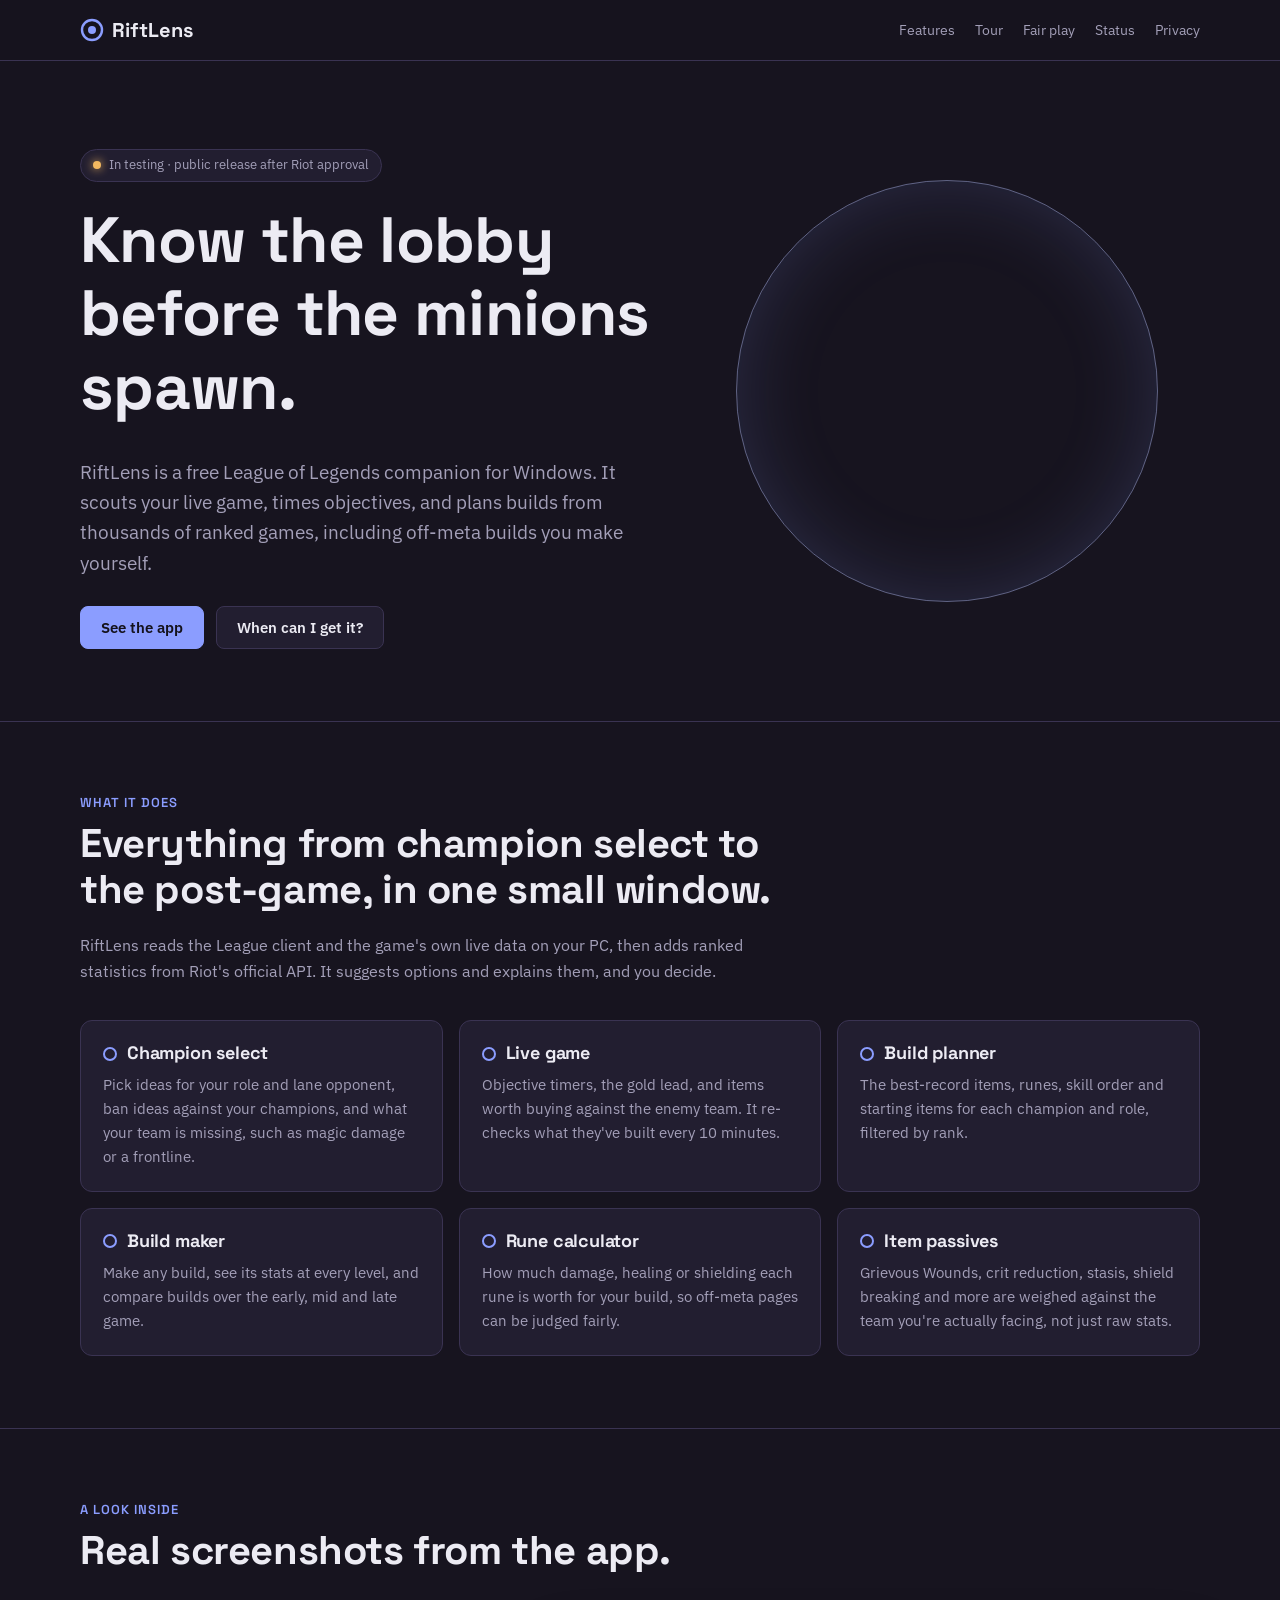
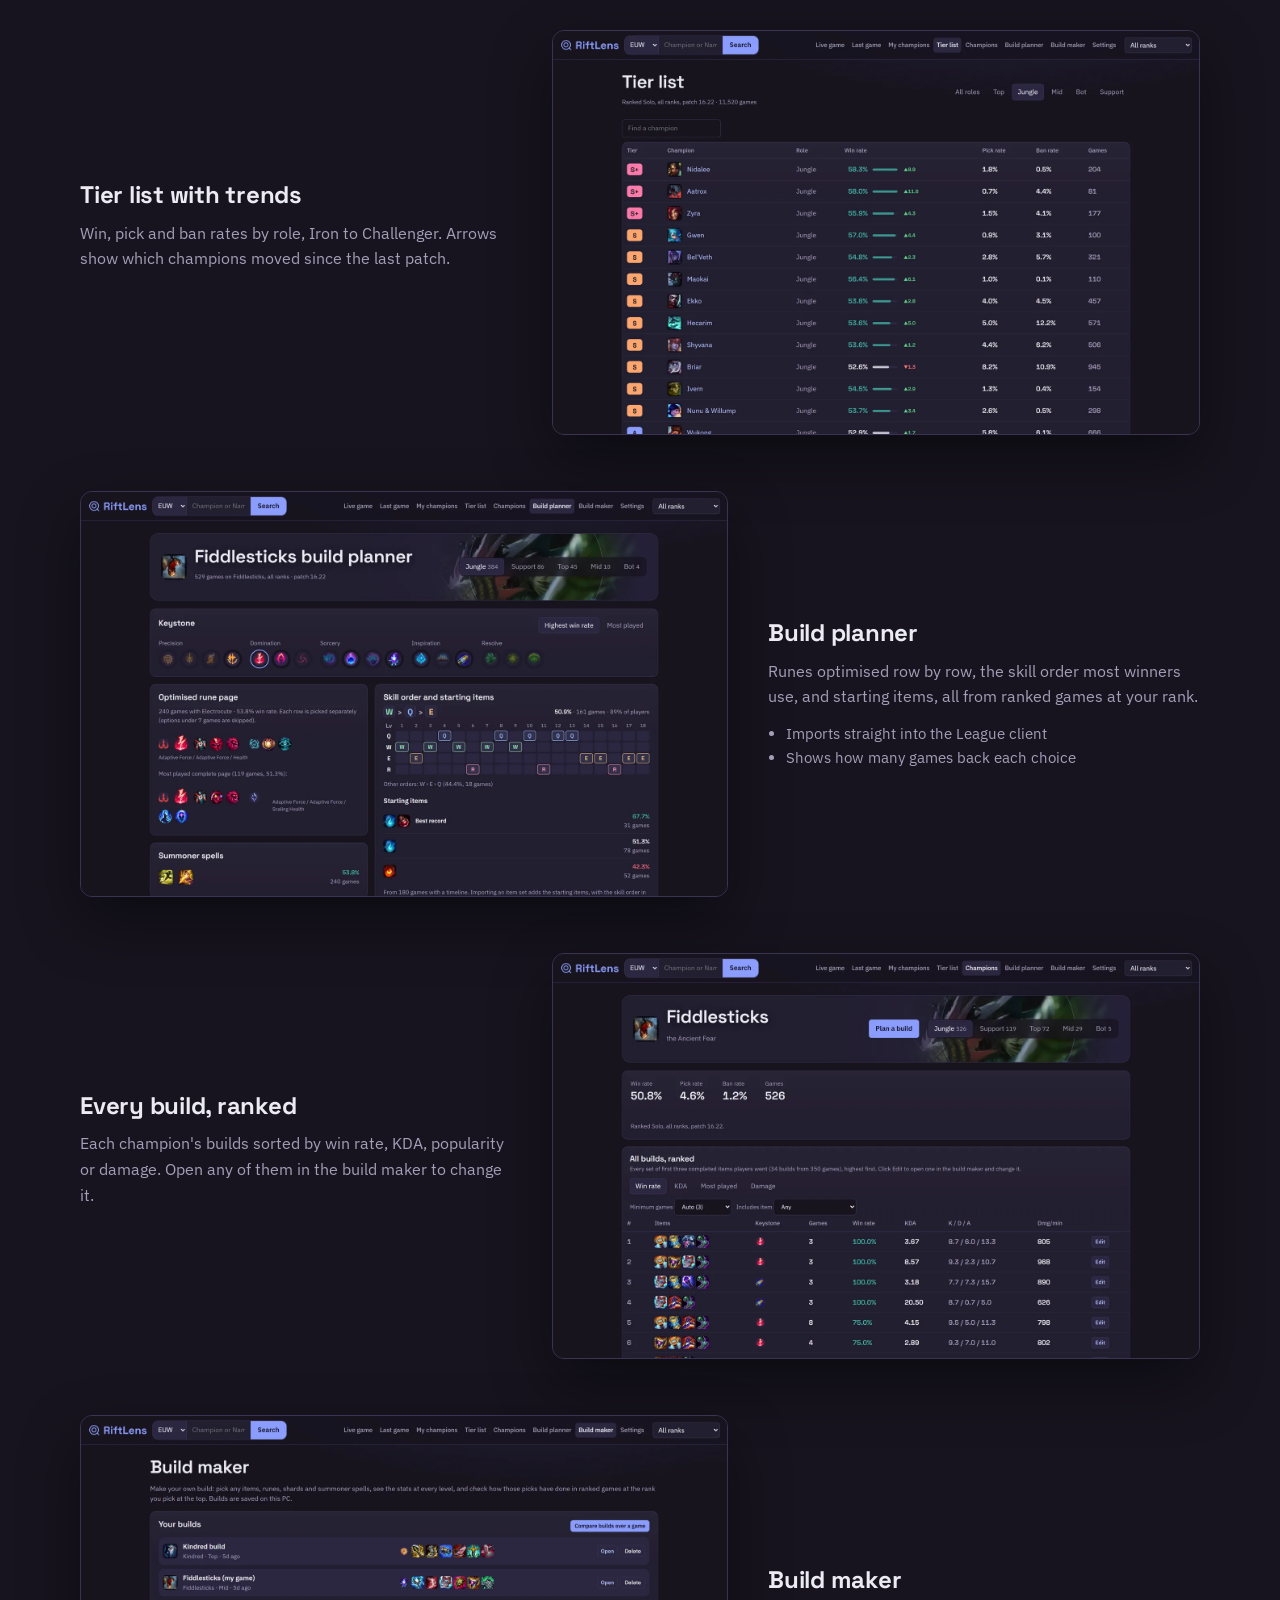
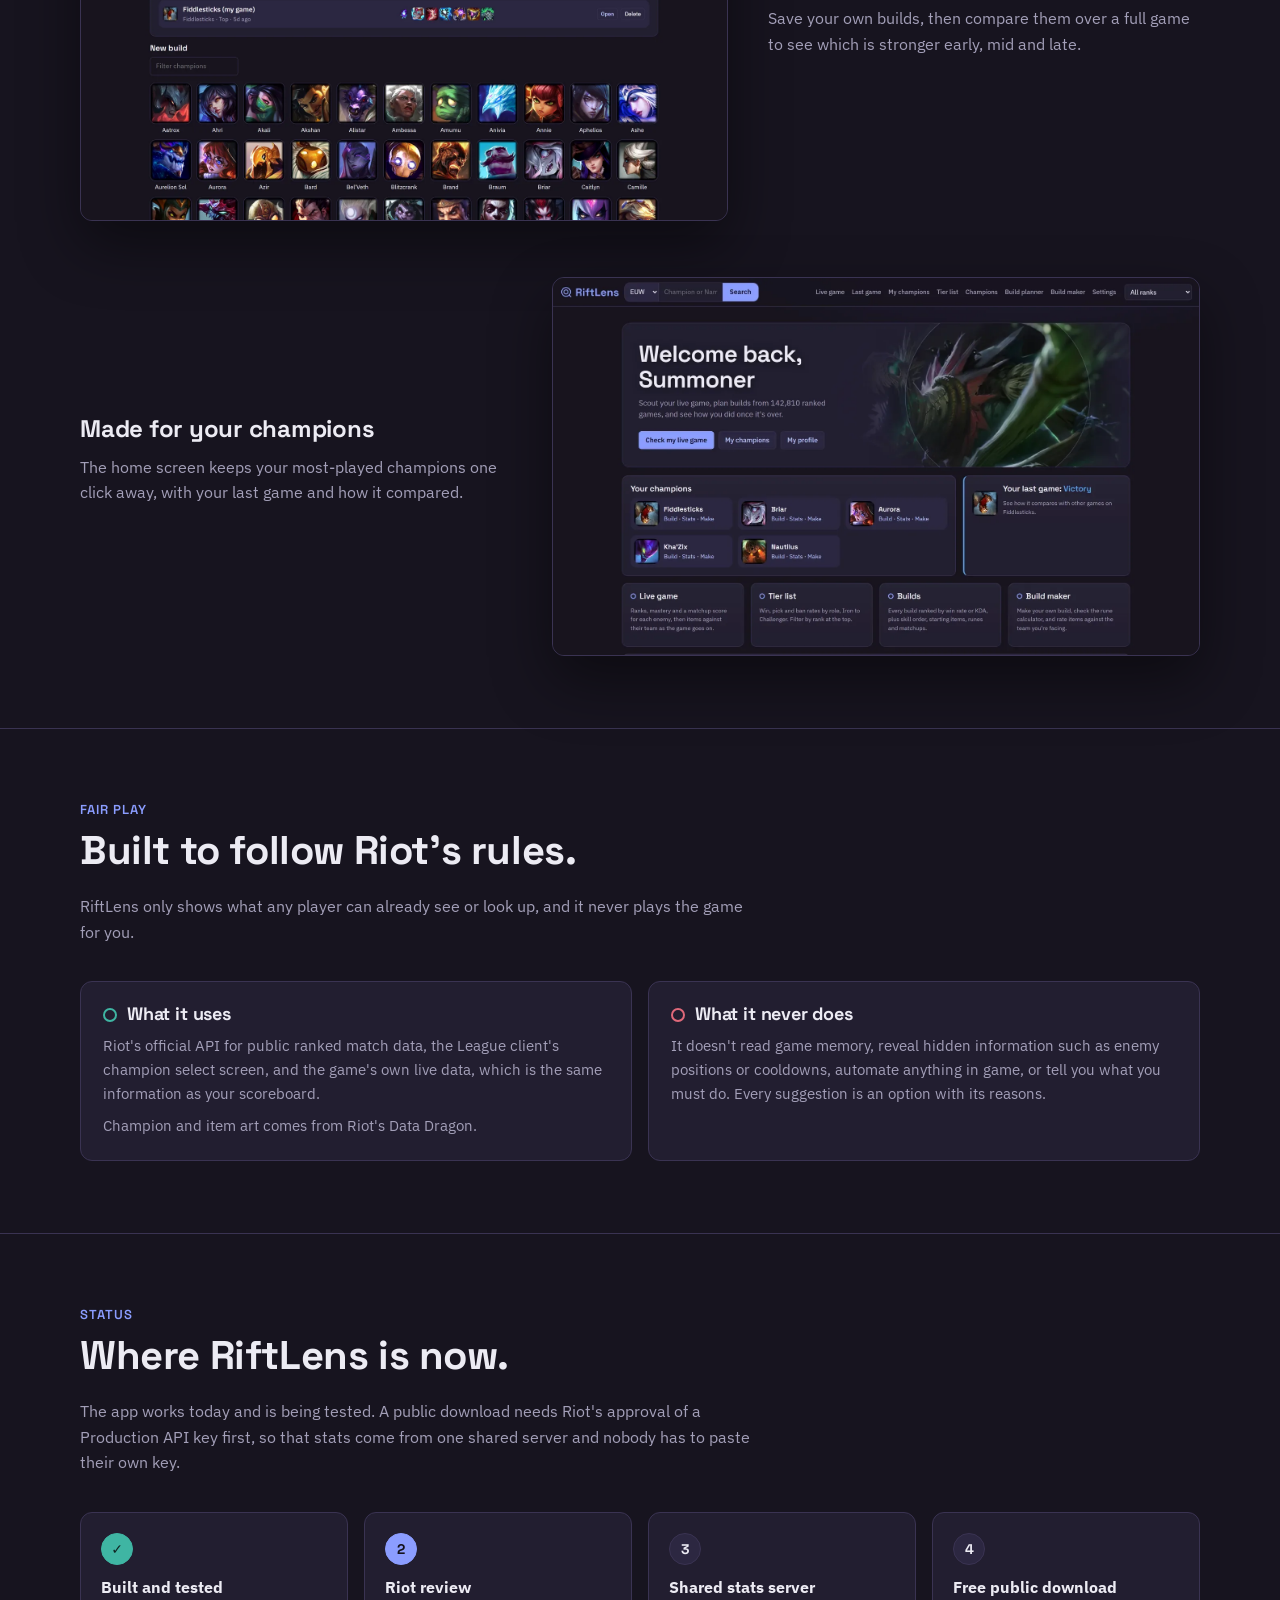
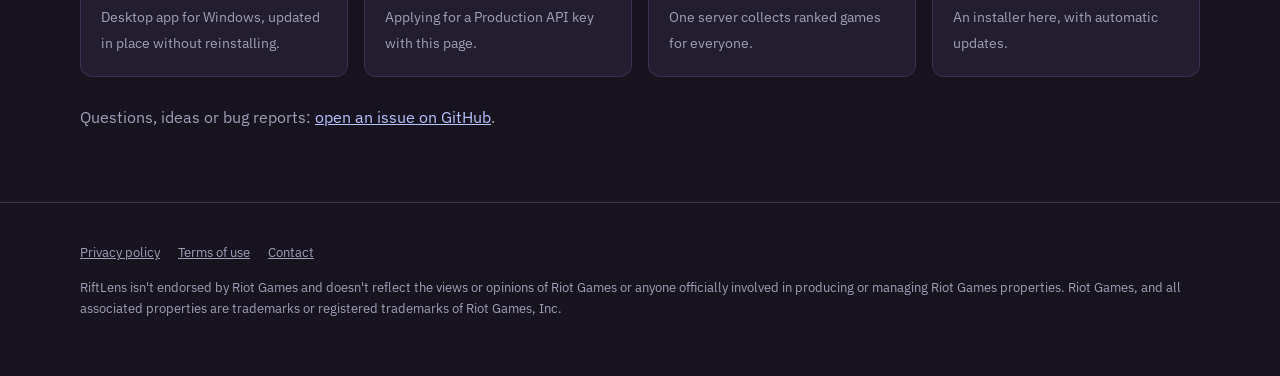
<file: index.html>
<!doctype html>
<html lang="en-GB">
<head>
  <meta charset="utf-8">
  <meta name="viewport" content="width=device-width, initial-scale=1">
  <title>RiftLens · League of Legends companion</title>
  <meta name="description" content="RiftLens is a free League of Legends companion for Windows: live game scouting, objective timers, build planning from ranked games, a rune calculator and item advice against the team you're facing.">
  <meta property="og:title" content="RiftLens · League of Legends companion">
  <meta property="og:description" content="Live game scouting, build planning from ranked games, a rune calculator and item advice against the team you're facing.">
  <meta property="og:image" content="https://onlinewoody18-lab.github.io/img/tier.webp">
  <link rel="icon" href="data:image/svg+xml,%3Csvg xmlns='http://www.w3.org/2000/svg' viewBox='0 0 24 24'%3E%3Ccircle cx='12' cy='12' r='10' fill='none' stroke='%238b9dff' stroke-width='2.4'/%3E%3Ccircle cx='12' cy='12' r='4' fill='%238b9dff'/%3E%3C/svg%3E">
  <link rel="preconnect" href="https://fonts.googleapis.com">
  <link rel="stylesheet" href="https://fonts.googleapis.com/css2?family=Space+Grotesk:wght@500;600;700&family=IBM+Plex+Sans:wght@400;500;600&display=swap">
  <link rel="stylesheet" href="style.css">
</head>
<body>
<header class="top"><div class="wrap">
  <a class="brand" href="#"><svg viewBox="0 0 24 24" aria-hidden="true"><circle cx="12" cy="12" r="10" fill="none" stroke="#8b9dff" stroke-width="2.4"/><circle cx="12" cy="12" r="4" fill="#8b9dff"/></svg>RiftLens</a>
  <nav class="links"><a href="#features">Features</a><a href="#tour">Tour</a><a href="#fair-play">Fair play</a><a href="#status">Status</a><a href="privacy.html">Privacy</a></nav>
</div></header>

<section class="hero">
  <div class="hero-art" aria-hidden="true"></div><div class="hero-rim" aria-hidden="true"></div>
  <div class="wrap">
    <div class="status"><i></i> In testing · public release after Riot approval</div>
    <h1>Know the lobby before the minions spawn.</h1>
    <p class="lede">RiftLens is a free League of Legends companion for Windows. It scouts your live game, times objectives, and plans builds from thousands of ranked games, including off-meta builds you make yourself.</p>
    <div class="btns"><a class="btn primary" href="#tour">See the app</a><a class="btn" href="#status">When can I get it?</a></div>
  </div>
</section>

<section class="block" id="features"><div class="wrap">
  <div class="kicker">What it does</div>
  <h2>Everything from champion select to the post-game, in one small window.</h2>
  <p class="sub">RiftLens reads the League client and the game's own live data on your PC, then adds ranked statistics from Riot's official API. It suggests options and explains them, and you decide.</p>
  <div class="grid3">
    <div class="card"><h3>Champion select</h3><p>Pick ideas for your role and lane opponent, ban ideas against your champions, and what your team is missing, such as magic damage or a frontline.</p></div>
    <div class="card"><h3>Live game</h3><p>Objective timers, the gold lead, and items worth buying against the enemy team. It re-checks what they've built every 10 minutes.</p></div>
    <div class="card"><h3>Build planner</h3><p>The best-record items, runes, skill order and starting items for each champion and role, filtered by rank.</p></div>
    <div class="card"><h3>Build maker</h3><p>Make any build, see its stats at every level, and compare builds over the early, mid and late game.</p></div>
    <div class="card"><h3>Rune calculator</h3><p>How much damage, healing or shielding each rune is worth for your build, so off-meta pages can be judged fairly.</p></div>
    <div class="card"><h3>Item passives</h3><p>Grievous Wounds, crit reduction, stasis, shield breaking and more are weighed against the team you're actually facing, not just raw stats.</p></div>
  </div>
</div></section>

<section class="block" id="tour"><div class="wrap">
  <div class="kicker">A look inside</div>
  <h2>Real screenshots from the app.</h2>
  <div class="shot">
    <div class="text"><h3>Tier list with trends</h3><p>Win, pick and ban rates by role, Iron to Challenger. Arrows show which champions moved since the last patch.</p></div>
    <div class="frame"><img src="img/tier.webp" alt="RiftLens tier list for the jungle, with win rate bars and patch trend arrows" width="1600" height="1000" loading="lazy"></div>
  </div>
  <div class="shot flip">
    <div class="text"><h3>Build planner</h3><p>Runes optimised row by row, the skill order most winners use, and starting items, all from ranked games at your rank.</p>
      <ul><li>Imports straight into the League client</li><li>Shows how many games back each choice</li></ul></div>
    <div class="frame"><img src="img/planner.webp" alt="RiftLens build planner for Fiddlesticks jungle: keystone, rune page, skill order grid and starting items" width="1600" height="1000" loading="lazy"></div>
  </div>
  <div class="shot">
    <div class="text"><h3>Every build, ranked</h3><p>Each champion's builds sorted by win rate, KDA, popularity or damage. Open any of them in the build maker to change it.</p></div>
    <div class="frame"><img src="img/champ.webp" alt="RiftLens champion page for Fiddlesticks with win, pick and ban rate and a ranked list of builds" width="1600" height="1000" loading="lazy"></div>
  </div>
  <div class="shot flip">
    <div class="text"><h3>Build maker</h3><p>Save your own builds, then compare them over a full game to see which is stronger early, mid and late.</p></div>
    <div class="frame"><img src="img/maker.webp" alt="RiftLens build maker with saved builds and the champion grid" width="1600" height="1000" loading="lazy"></div>
  </div>
  <div class="shot">
    <div class="text"><h3>Made for your champions</h3><p>The home screen keeps your most-played champions one click away, with your last game and how it compared.</p></div>
    <div class="frame"><img src="img/home.webp" alt="RiftLens home screen with the player's champions and last game" width="1600" height="935" loading="lazy"></div>
  </div>
</div></section>

<section class="block" id="fair-play"><div class="wrap">
  <div class="kicker">Fair play</div>
  <h2>Built to follow Riot's rules.</h2>
  <p class="sub">RiftLens only shows what any player can already see or look up, and it never plays the game for you.</p>
  <div class="fair">
    <div class="card yes"><h3>What it uses</h3><p>Riot's official API for public ranked match data, the League client's champion select screen, and the game's own live data, which is the same information as your scoreboard.</p><p>Champion and item art comes from Riot's Data Dragon.</p></div>
    <div class="card no"><h3>What it never does</h3><p>It doesn't read game memory, reveal hidden information such as enemy positions or cooldowns, automate anything in game, or tell you what you must do. Every suggestion is an option with its reasons.</p></div>
  </div>
</div></section>

<section class="block" id="status"><div class="wrap">
  <div class="kicker">Status</div>
  <h2>Where RiftLens is now.</h2>
  <p class="sub">The app works today and is being tested. A public download needs Riot's approval of a Production API key first, so that stats come from one shared server and nobody has to paste their own key.</p>
  <div class="steps">
    <div class="step done"><b>Built and tested</b><span>Desktop app for Windows, updated in place without reinstalling.</span></div>
    <div class="step now"><b>Riot review</b><span>Applying for a Production API key with this page.</span></div>
    <div class="step"><b>Shared stats server</b><span>One server collects ranked games for everyone.</span></div>
    <div class="step"><b>Free public download</b><span>An installer here, with automatic updates.</span></div>
  </div>
  <p class="sub" style="margin:28px 0 0">Questions, ideas or bug reports: <a href="https://github.com/onlinewoody18-lab/onlinewoody18-lab.github.io/issues">open an issue on GitHub</a>.</p>
</div></section>

<footer><div class="wrap">
  <div class="row"><a href="privacy.html">Privacy policy</a><a href="terms.html">Terms of use</a><a href="https://github.com/onlinewoody18-lab/onlinewoody18-lab.github.io/issues">Contact</a></div>
  <p style="margin:0">RiftLens isn't endorsed by Riot Games and doesn't reflect the views or opinions of Riot Games or anyone officially involved in producing or managing Riot Games properties. Riot Games, and all associated properties are trademarks or registered trademarks of Riot Games, Inc.</p>
</div></footer>
</body>
</html>
</file>
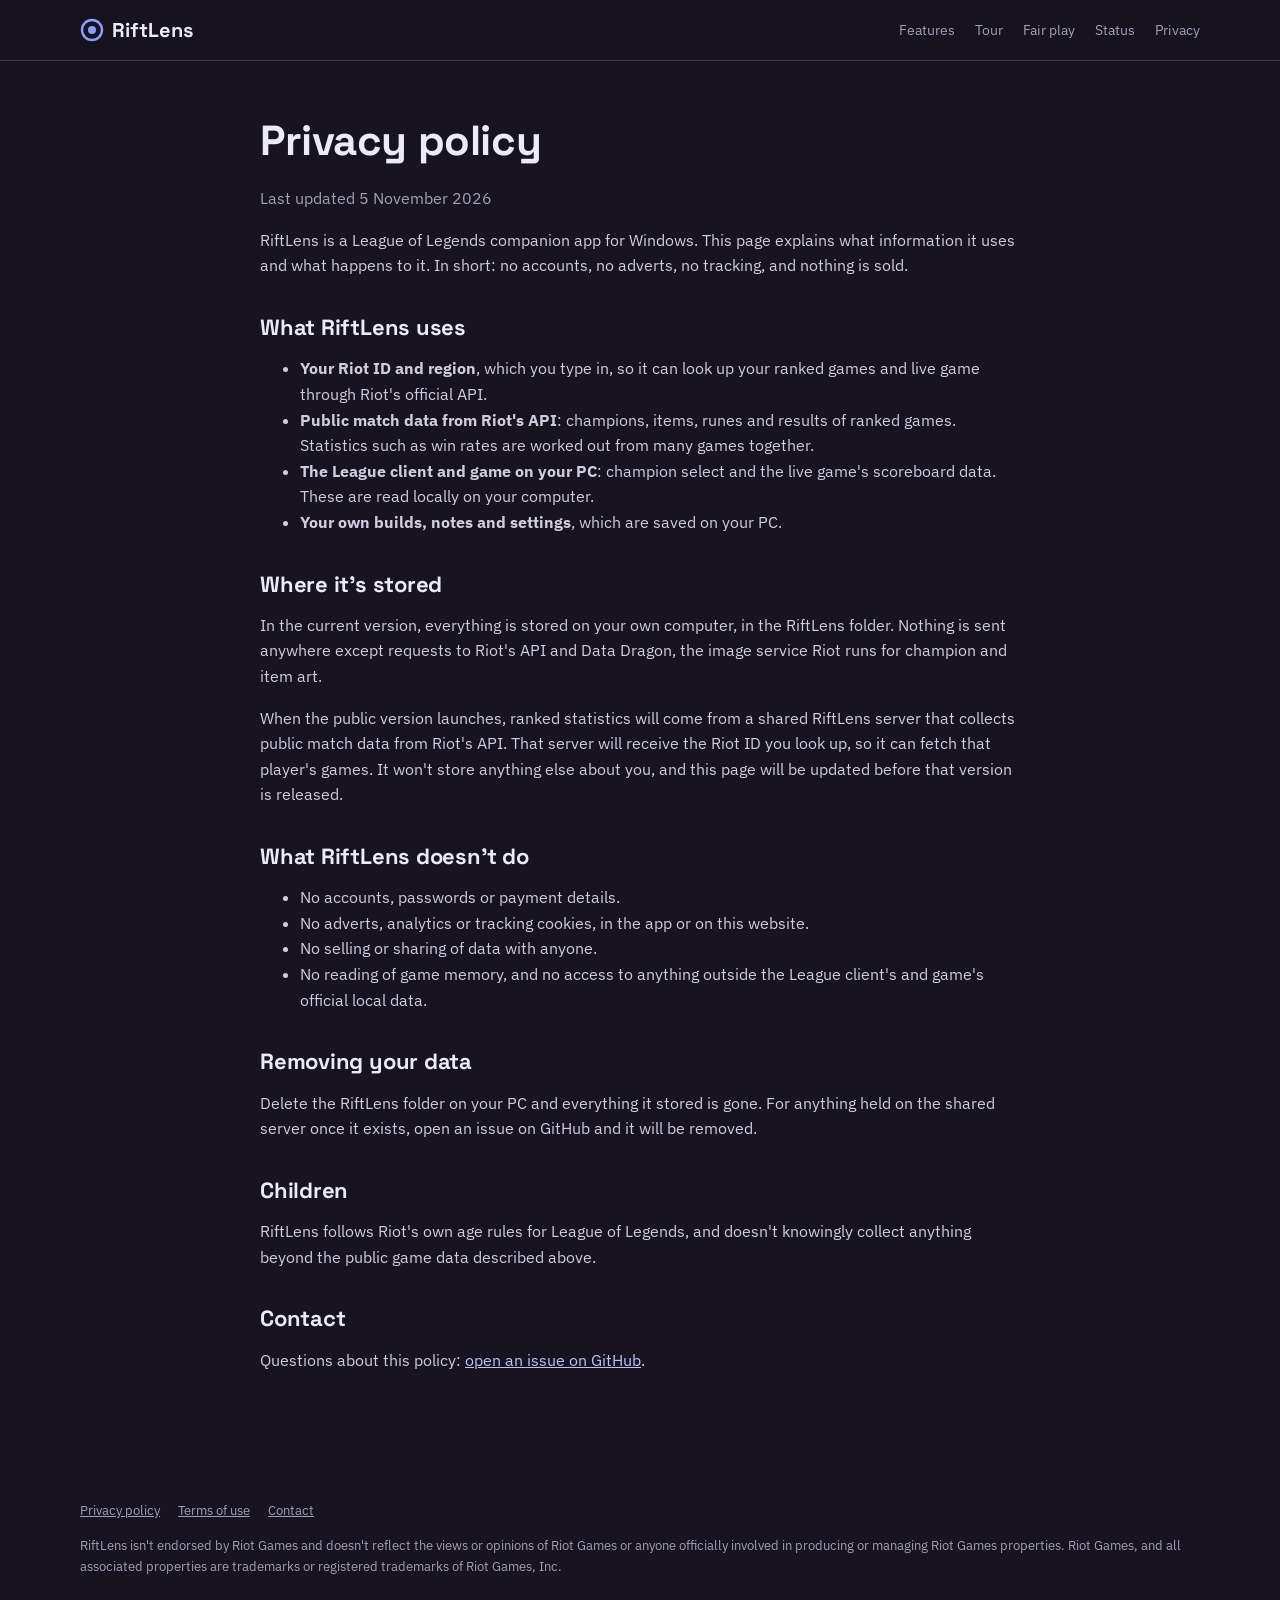
<file: privacy.html>
<!doctype html>
<html lang="en-GB">
<head>
  <meta charset="utf-8">
  <meta name="viewport" content="width=device-width, initial-scale=1">
  <title>Privacy policy · RiftLens</title>
  <meta name="description" content="How RiftLens uses and stores information.">
  <meta property="og:title" content="RiftLens · League of Legends companion">
  <meta property="og:description" content="Live game scouting, build planning from ranked games, a rune calculator and item advice against the team you're facing.">
  <meta property="og:image" content="https://onlinewoody18-lab.github.io/img/tier.webp">
  <link rel="icon" href="data:image/svg+xml,%3Csvg xmlns='http://www.w3.org/2000/svg' viewBox='0 0 24 24'%3E%3Ccircle cx='12' cy='12' r='10' fill='none' stroke='%238b9dff' stroke-width='2.4'/%3E%3Ccircle cx='12' cy='12' r='4' fill='%238b9dff'/%3E%3C/svg%3E">
  <link rel="preconnect" href="https://fonts.googleapis.com">
  <link rel="stylesheet" href="https://fonts.googleapis.com/css2?family=Space+Grotesk:wght@500;600;700&family=IBM+Plex+Sans:wght@400;500;600&display=swap">
  <link rel="stylesheet" href="style.css">
</head>
<body>
<header class="top"><div class="wrap">
  <a class="brand" href="index.html"><svg viewBox="0 0 24 24" aria-hidden="true"><circle cx="12" cy="12" r="10" fill="none" stroke="#8b9dff" stroke-width="2.4"/><circle cx="12" cy="12" r="4" fill="#8b9dff"/></svg>RiftLens</a>
  <nav class="links"><a href="index.html#features">Features</a><a href="index.html#tour">Tour</a><a href="index.html#fair-play">Fair play</a><a href="index.html#status">Status</a><a href="privacy.html">Privacy</a></nav>
</div></header>

<main class="wrap page"><h1>Privacy policy</h1>
<p class="muted">Last updated 5 November 2026</p>
<p>RiftLens is a League of Legends companion app for Windows. This page explains what information it uses and what happens to it. In short: no accounts, no adverts, no tracking, and nothing is sold.</p>
<h2>What RiftLens uses</h2>
<ul>
<li><b>Your Riot ID and region</b>, which you type in, so it can look up your ranked games and live game through Riot's official API.</li>
<li><b>Public match data from Riot's API</b>: champions, items, runes and results of ranked games. Statistics such as win rates are worked out from many games together.</li>
<li><b>The League client and game on your PC</b>: champion select and the live game's scoreboard data. These are read locally on your computer.</li>
<li><b>Your own builds, notes and settings</b>, which are saved on your PC.</li>
</ul>
<h2>Where it's stored</h2>
<p>In the current version, everything is stored on your own computer, in the RiftLens folder. Nothing is sent anywhere except requests to Riot's API and Data Dragon, the image service Riot runs for champion and item art.</p>
<p>When the public version launches, ranked statistics will come from a shared RiftLens server that collects public match data from Riot's API. That server will receive the Riot ID you look up, so it can fetch that player's games. It won't store anything else about you, and this page will be updated before that version is released.</p>
<h2>What RiftLens doesn't do</h2>
<ul>
<li>No accounts, passwords or payment details.</li>
<li>No adverts, analytics or tracking cookies, in the app or on this website.</li>
<li>No selling or sharing of data with anyone.</li>
<li>No reading of game memory, and no access to anything outside the League client's and game's official local data.</li>
</ul>
<h2>Removing your data</h2>
<p>Delete the RiftLens folder on your PC and everything it stored is gone. For anything held on the shared server once it exists, open an issue on GitHub and it will be removed.</p>
<h2>Children</h2>
<p>RiftLens follows Riot's own age rules for League of Legends, and doesn't knowingly collect anything beyond the public game data described above.</p>
<h2>Contact</h2>
<p>Questions about this policy: <a href="https://github.com/onlinewoody18-lab/onlinewoody18-lab.github.io/issues">open an issue on GitHub</a>.</p></main>
<footer><div class="wrap">
  <div class="row"><a href="privacy.html">Privacy policy</a><a href="terms.html">Terms of use</a><a href="https://github.com/onlinewoody18-lab/onlinewoody18-lab.github.io/issues">Contact</a></div>
  <p style="margin:0">RiftLens isn't endorsed by Riot Games and doesn't reflect the views or opinions of Riot Games or anyone officially involved in producing or managing Riot Games properties. Riot Games, and all associated properties are trademarks or registered trademarks of Riot Games, Inc.</p>
</div></footer>
</body>
</html>
</file>
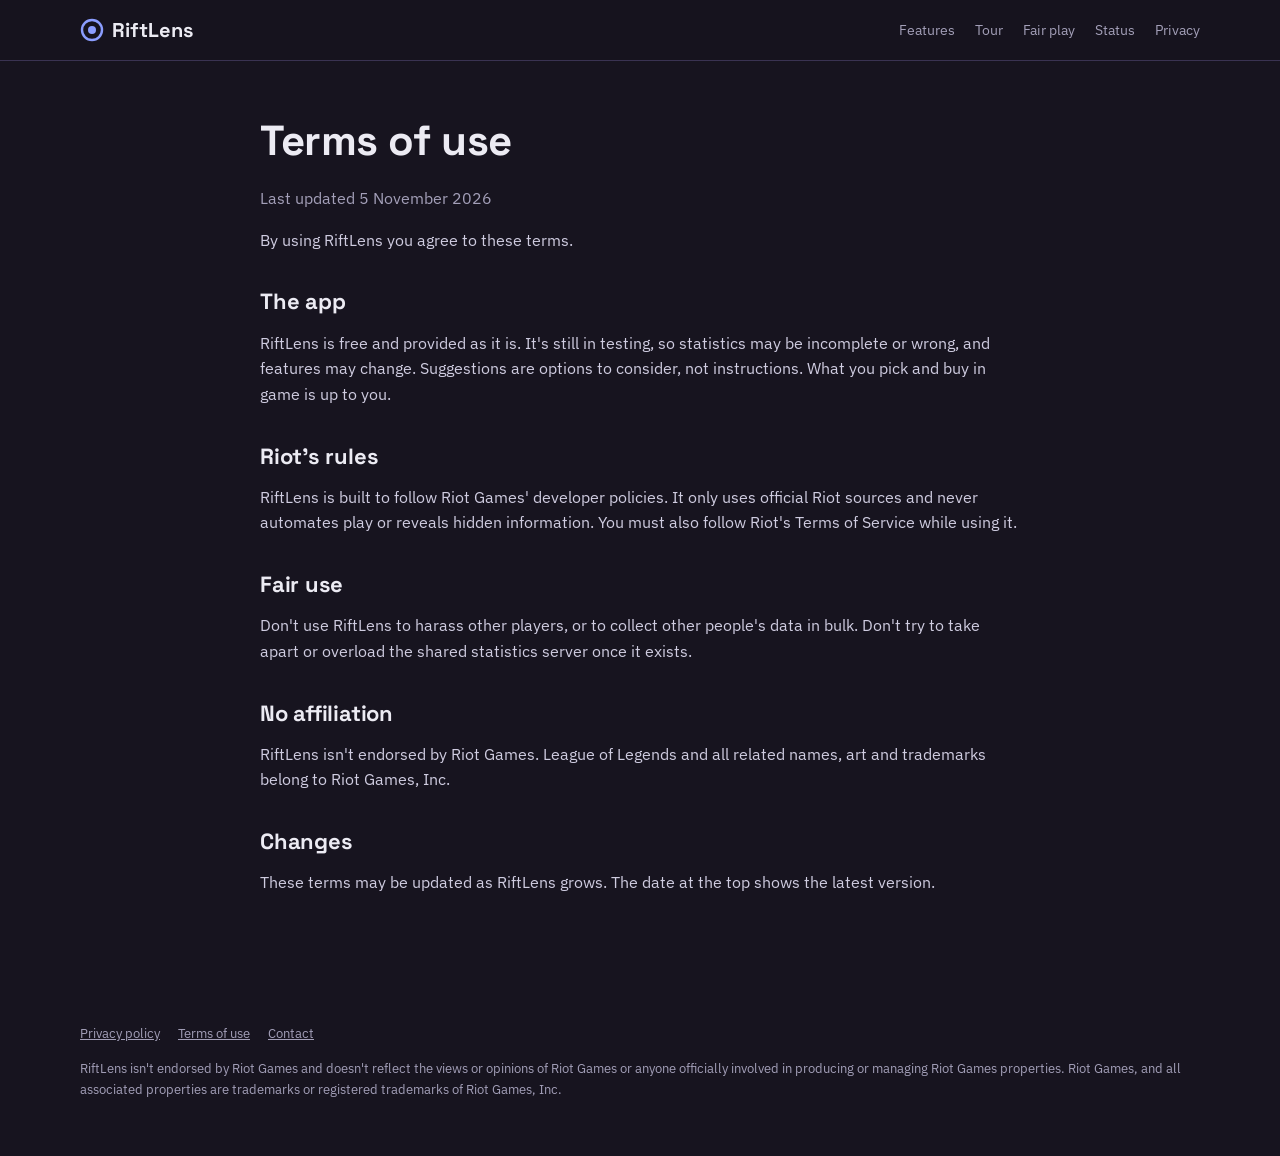
<file: terms.html>
<!doctype html>
<html lang="en-GB">
<head>
  <meta charset="utf-8">
  <meta name="viewport" content="width=device-width, initial-scale=1">
  <title>Terms of use · RiftLens</title>
  <meta name="description" content="The terms for using RiftLens.">
  <meta property="og:title" content="RiftLens · League of Legends companion">
  <meta property="og:description" content="Live game scouting, build planning from ranked games, a rune calculator and item advice against the team you're facing.">
  <meta property="og:image" content="https://onlinewoody18-lab.github.io/img/tier.webp">
  <link rel="icon" href="data:image/svg+xml,%3Csvg xmlns='http://www.w3.org/2000/svg' viewBox='0 0 24 24'%3E%3Ccircle cx='12' cy='12' r='10' fill='none' stroke='%238b9dff' stroke-width='2.4'/%3E%3Ccircle cx='12' cy='12' r='4' fill='%238b9dff'/%3E%3C/svg%3E">
  <link rel="preconnect" href="https://fonts.googleapis.com">
  <link rel="stylesheet" href="https://fonts.googleapis.com/css2?family=Space+Grotesk:wght@500;600;700&family=IBM+Plex+Sans:wght@400;500;600&display=swap">
  <link rel="stylesheet" href="style.css">
</head>
<body>
<header class="top"><div class="wrap">
  <a class="brand" href="index.html"><svg viewBox="0 0 24 24" aria-hidden="true"><circle cx="12" cy="12" r="10" fill="none" stroke="#8b9dff" stroke-width="2.4"/><circle cx="12" cy="12" r="4" fill="#8b9dff"/></svg>RiftLens</a>
  <nav class="links"><a href="index.html#features">Features</a><a href="index.html#tour">Tour</a><a href="index.html#fair-play">Fair play</a><a href="index.html#status">Status</a><a href="privacy.html">Privacy</a></nav>
</div></header>

<main class="wrap page"><h1>Terms of use</h1>
<p class="muted">Last updated 5 November 2026</p>
<p>By using RiftLens you agree to these terms.</p>
<h2>The app</h2>
<p>RiftLens is free and provided as it is. It's still in testing, so statistics may be incomplete or wrong, and features may change. Suggestions are options to consider, not instructions. What you pick and buy in game is up to you.</p>
<h2>Riot's rules</h2>
<p>RiftLens is built to follow Riot Games' developer policies. It only uses official Riot sources and never automates play or reveals hidden information. You must also follow Riot's Terms of Service while using it.</p>
<h2>Fair use</h2>
<p>Don't use RiftLens to harass other players, or to collect other people's data in bulk. Don't try to take apart or overload the shared statistics server once it exists.</p>
<h2>No affiliation</h2>
<p>RiftLens isn't endorsed by Riot Games. League of Legends and all related names, art and trademarks belong to Riot Games, Inc.</p>
<h2>Changes</h2>
<p>These terms may be updated as RiftLens grows. The date at the top shows the latest version.</p></main>
<footer><div class="wrap">
  <div class="row"><a href="privacy.html">Privacy policy</a><a href="terms.html">Terms of use</a><a href="https://github.com/onlinewoody18-lab/onlinewoody18-lab.github.io/issues">Contact</a></div>
  <p style="margin:0">RiftLens isn't endorsed by Riot Games and doesn't reflect the views or opinions of Riot Games or anyone officially involved in producing or managing Riot Games properties. Riot Games, and all associated properties are trademarks or registered trademarks of Riot Games, Inc.</p>
</div></footer>
</body>
</html>
</file>
<file: style.css>
:root {
  --rift: #17141f; --deck: #221e30; --deck-2: #2c2741; --line: #3a3352;
  --text: #ecebf3; --muted: #a39fb8; --accent: #8b9dff; --accent-soft: #b8c3ff;
  --blue: #5aa0e6; --red: #e0697a; --green: #3fb5a3;
  --display: 'Space Grotesk', system-ui, sans-serif; --body: 'IBM Plex Sans', system-ui, sans-serif;
}
* { box-sizing: border-box; }
html { scroll-behavior: smooth; }
body { margin: 0; background: var(--rift); color: var(--text); font: 16px/1.6 var(--body); -webkit-font-smoothing: antialiased; }
a { color: var(--accent-soft); }
img { max-width: 100%; height: auto; display: block; }
h1, h2, h3 { font-family: var(--display); line-height: 1.15; margin: 0 0 .5em; letter-spacing: -.01em; }
.wrap { width: min(1120px, 100% - 32px); margin: 0 auto; }

/* header */
header.top { position: sticky; top: 0; z-index: 10; background: rgba(23, 20, 31, .86); backdrop-filter: blur(10px); border-bottom: 1px solid var(--line); }
header.top .wrap { display: flex; align-items: center; justify-content: space-between; height: 60px; gap: 16px; }
.brand { display: flex; align-items: center; gap: 8px; font: 700 20px var(--display); color: var(--text); text-decoration: none; }
.brand svg { width: 24px; height: 24px; }
nav.links { display: flex; gap: 20px; font-size: 14px; }
nav.links a { color: var(--muted); text-decoration: none; }
nav.links a:hover { color: var(--text); }

/* hero, with the lens: a circle of champion art */
.hero { position: relative; overflow: hidden; padding: 88px 0 72px; border-bottom: 1px solid var(--line); }
.hero .wrap { position: relative; z-index: 1; }
.hero-art { position: absolute; inset: 0; background: url('https://ddragon.leagueoflegends.com/cdn/img/champion/splash/Fiddlesticks_0.jpg') 70% 30% / cover no-repeat;
  -webkit-mask: radial-gradient(circle 300px at 74% 50%, #000 70%, transparent 71%); mask: radial-gradient(circle 300px at 74% 50%, #000 70%, transparent 71%); opacity: .55; }
.hero-rim { position: absolute; width: 422px; height: 422px; left: calc(74% - 211px); top: calc(50% - 211px); border-radius: 50%; border: 1px solid rgba(184, 195, 255, .45); box-shadow: 0 0 80px rgba(139, 157, 255, .18) inset; }
.hero h1 { font-size: clamp(38px, 6vw, 64px); max-width: 620px; }
.hero p.lede { font-size: 19px; color: var(--muted); max-width: 560px; margin: 0 0 28px; }
.status { display: inline-flex; align-items: center; gap: 8px; font-size: 13px; padding: 5px 12px; border: 1px solid var(--line); border-radius: 999px; background: var(--deck); color: var(--muted); margin-bottom: 22px; }
.status i { width: 8px; height: 8px; border-radius: 50%; background: #f2b860; box-shadow: 0 0 10px #f2b860; }
.btns { display: flex; flex-wrap: wrap; gap: 12px; }
.btn { display: inline-block; padding: 11px 20px; border-radius: 8px; font: 600 15px var(--body); text-decoration: none; border: 1px solid var(--line); color: var(--text); background: var(--deck); }
.btn.primary { background: var(--accent); border-color: var(--accent); color: #14121c; }
.btn:hover { filter: brightness(1.1); }

/* sections */
section.block { padding: 72px 0; border-bottom: 1px solid var(--line); }
.kicker { font: 600 13px var(--display); color: var(--accent); text-transform: uppercase; letter-spacing: .08em; margin-bottom: 10px; }
.block h2 { font-size: clamp(28px, 4vw, 40px); max-width: 720px; }
.block p.sub { color: var(--muted); max-width: 680px; margin: 0 0 36px; }
.grid3 { display: grid; grid-template-columns: repeat(3, 1fr); gap: 16px; }
.card { background: var(--deck); border: 1px solid var(--line); border-radius: 12px; padding: 22px; }
.card h3 { font-size: 18px; display: flex; align-items: center; gap: 10px; }
.card h3::before { content: ''; width: 10px; height: 10px; border-radius: 50%; border: 2px solid var(--accent); flex: none; }
.card p { margin: 0; color: var(--muted); font-size: 15px; }

/* screenshots */
.shot { display: grid; grid-template-columns: 1fr 1.5fr; gap: 40px; align-items: center; margin-top: 56px; }
.shot.flip { grid-template-columns: 1.5fr 1fr; }
.shot.flip .text { order: 2; }
.shot .frame { border-radius: 12px; overflow: hidden; border: 1px solid var(--line); box-shadow: 0 24px 60px rgba(0, 0, 0, .45); background: var(--deck); }
.shot h3 { font-size: 24px; }
.shot p { color: var(--muted); margin: 0 0 12px; }
.shot ul { margin: 0; padding-left: 18px; color: var(--muted); font-size: 15px; }

/* roadmap */
.steps { display: grid; grid-template-columns: repeat(4, 1fr); gap: 16px; counter-reset: s; }
.step { position: relative; background: var(--deck); border: 1px solid var(--line); border-radius: 12px; padding: 20px; }
.step::before { counter-increment: s; content: counter(s); display: grid; place-items: center; width: 30px; height: 30px; border-radius: 50%; margin-bottom: 10px; font: 700 14px var(--display); background: var(--deck-2); border: 1px solid var(--line); }
.step.done::before { content: '✓'; background: var(--green); color: #102421; border-color: var(--green); }
.step.now::before { background: var(--accent); color: #14121c; border-color: var(--accent); }
.step b { display: block; margin-bottom: 4px; }
.step span { color: var(--muted); font-size: 14px; }

/* fair play */
.fair { display: grid; grid-template-columns: 1fr 1fr; gap: 16px; }
.fair .card p + p { margin-top: 8px; }
.yes h3::before { border-color: var(--green); } .no h3::before { border-color: var(--red); }

/* text pages */
.page { padding: 56px 0 72px; max-width: 760px; }
.page h1 { font-size: 42px; }
.page h2 { font-size: 22px; margin-top: 36px; }
.page p, .page li { color: #cfcce0; }
.page .muted { color: var(--muted); }

footer { padding: 40px 0 56px; color: var(--muted); font-size: 13px; }
footer .wrap { display: grid; gap: 14px; }
footer .row { display: flex; flex-wrap: wrap; gap: 18px; }
footer a { color: var(--muted); }

@media (max-width: 900px) {
  .grid3, .steps { grid-template-columns: 1fr 1fr; }
  .shot, .shot.flip { grid-template-columns: 1fr; gap: 20px; }
  .shot.flip .text { order: 0; }
  .hero-art { -webkit-mask: radial-gradient(circle 220px at 85% 22%, #000 70%, transparent 71%); mask: radial-gradient(circle 220px at 85% 22%, #000 70%, transparent 71%); opacity: .28; }
  .hero-rim { display: none; }
}
@media (max-width: 600px) {
  .grid3, .steps, .fair { grid-template-columns: 1fr; }
  nav.links { display: none; }
  .hero { padding: 56px 0 48px; }
}
@media (prefers-reduced-motion: reduce) { html { scroll-behavior: auto; } }
</file>
